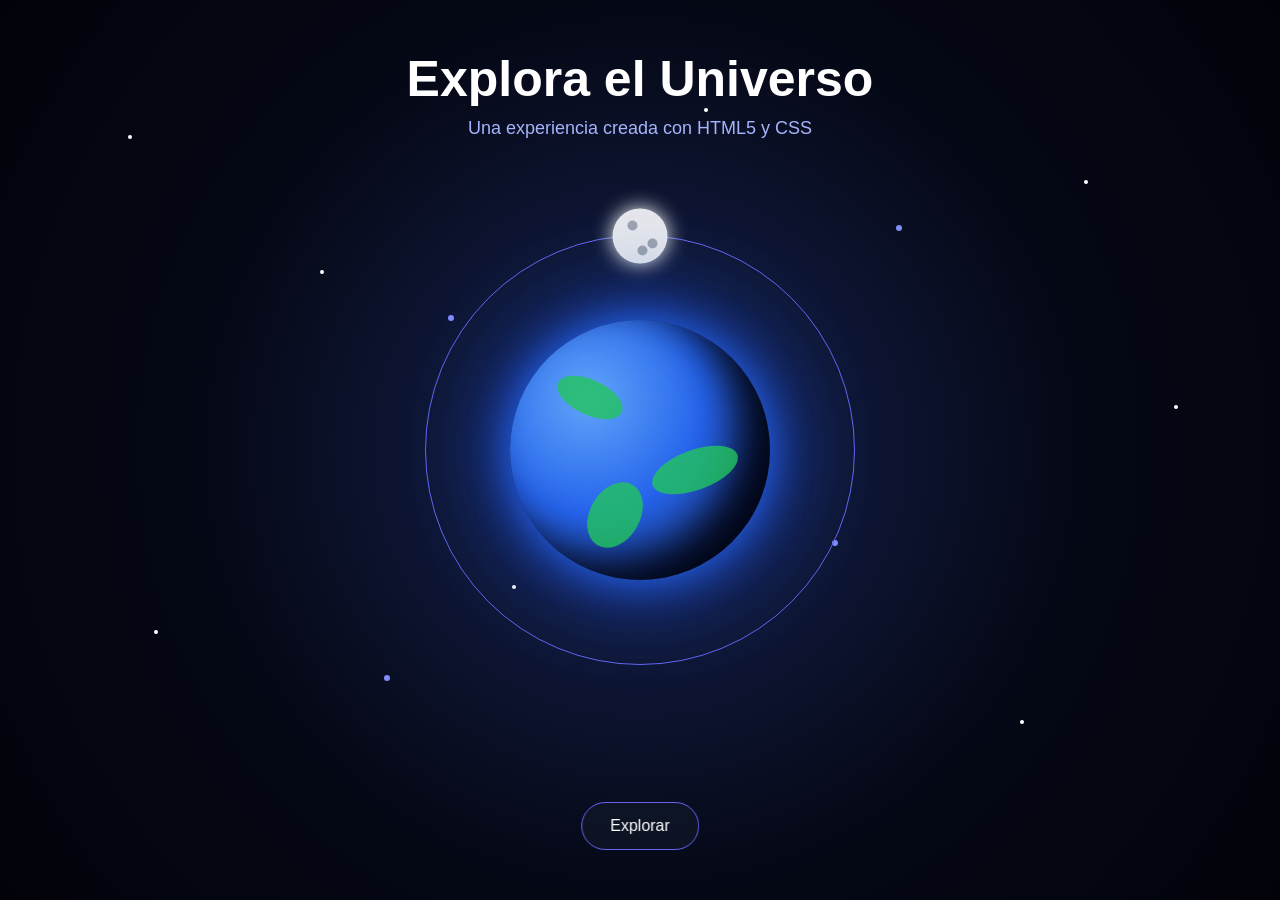
<file: index.html>
<!DOCTYPE html>
<html lang="es">
<head><meta charset="UTF-8"><meta name="viewport" content="width=device-width, initial-scale=1.0"><title>Explora el Universo</title><link rel="stylesheet" href="estilo.css"></head>
<body><div class="universo">
<div class="titulo"><h1>Explora el Universo</h1><p>Una experiencia creada con HTML5 y CSS</p></div>
<div class="estrella e1"></div><div class="estrella e2"></div><div class="estrella e3"></div><div class="estrella e4"></div><div class="estrella e5"></div><div class="estrella e6"></div><div class="estrella e7"></div><div class="estrella e8"></div>
<div class="particula p1"></div><div class="particula p2"></div><div class="particula p3"></div><div class="particula p4"></div>
<div class="planeta"><div class="continente c1"></div><div class="continente c2"></div><div class="continente c3"></div></div>
<div class="orbita"><div class="luna"><div class="crater cr1"></div><div class="crater cr2"></div><div class="crater cr3"></div></div></div>
<div class="nave nave1">🚀</div><div class="nave nave2">🛸</div><div class="cometa">☄️</div>
<a href="planetas.html" class="boton">Explorar</a></div></body></html>
</file>
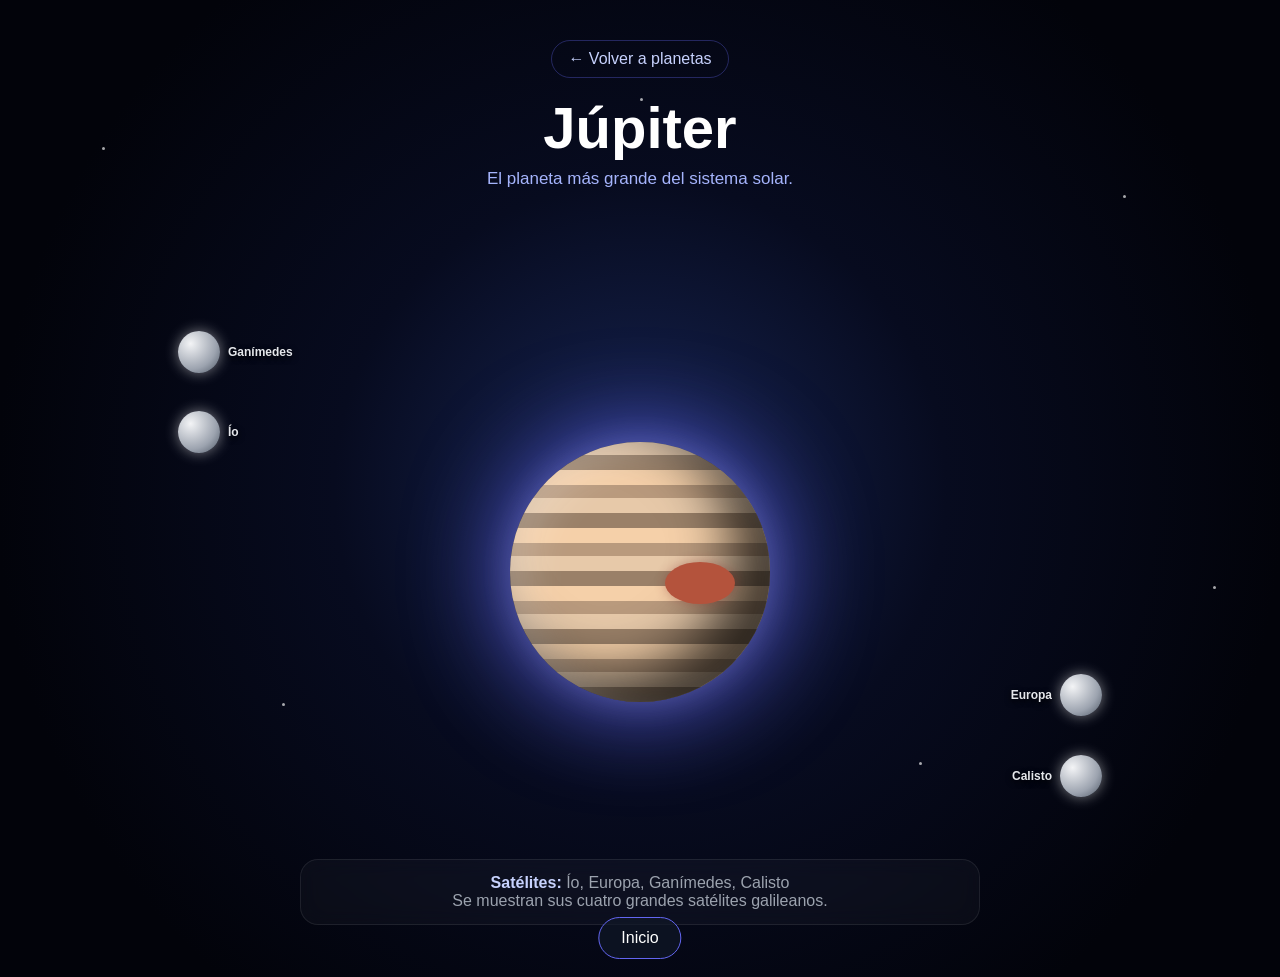
<file: jupiter.html>
<!DOCTYPE html>
<html lang="es">
<head>
<meta charset="UTF-8">
<meta name="viewport" content="width=device-width, initial-scale=1.0">
<title>Júpiter — Explora el Universo</title>
<link rel="stylesheet" href="jupiter.css">
</head>
<body>
<main class="universo">
<div class="stars"><i class="star s1"></i><i class="star s2"></i><i class="star s3"></i><i class="star s4"></i><i class="star s5"></i><i class="star s6"></i></div>
<header class="header"><a href="planetas.html">← Volver a planetas</a><h1>Júpiter</h1><p>El planeta más grande del sistema solar.</p></header>
<section class="scene">
<div class="planet" aria-label="Júpiter"></div>
<div class="satellite sat-left sat1" style="--size:42px"><div class="moon"></div><span>Ío</span></div>
<div class="satellite sat-right sat2" style="--size:42px"><div class="moon"></div><span>Europa</span></div>
<div class="satellite sat-left sat3" style="--size:42px"><div class="moon"></div><span>Ganímedes</span></div>
<div class="satellite sat-right sat4" style="--size:42px"><div class="moon"></div><span>Calisto</span></div>

<div class="info"><strong>Satélites:</strong> <span>Ío, Europa, Ganímedes, Calisto</span><br><span>Se muestran sus cuatro grandes satélites galileanos.</span></div>
</section>
<a class="home" href="index.html">Inicio</a>
</main>
</body>
</html>
</file>
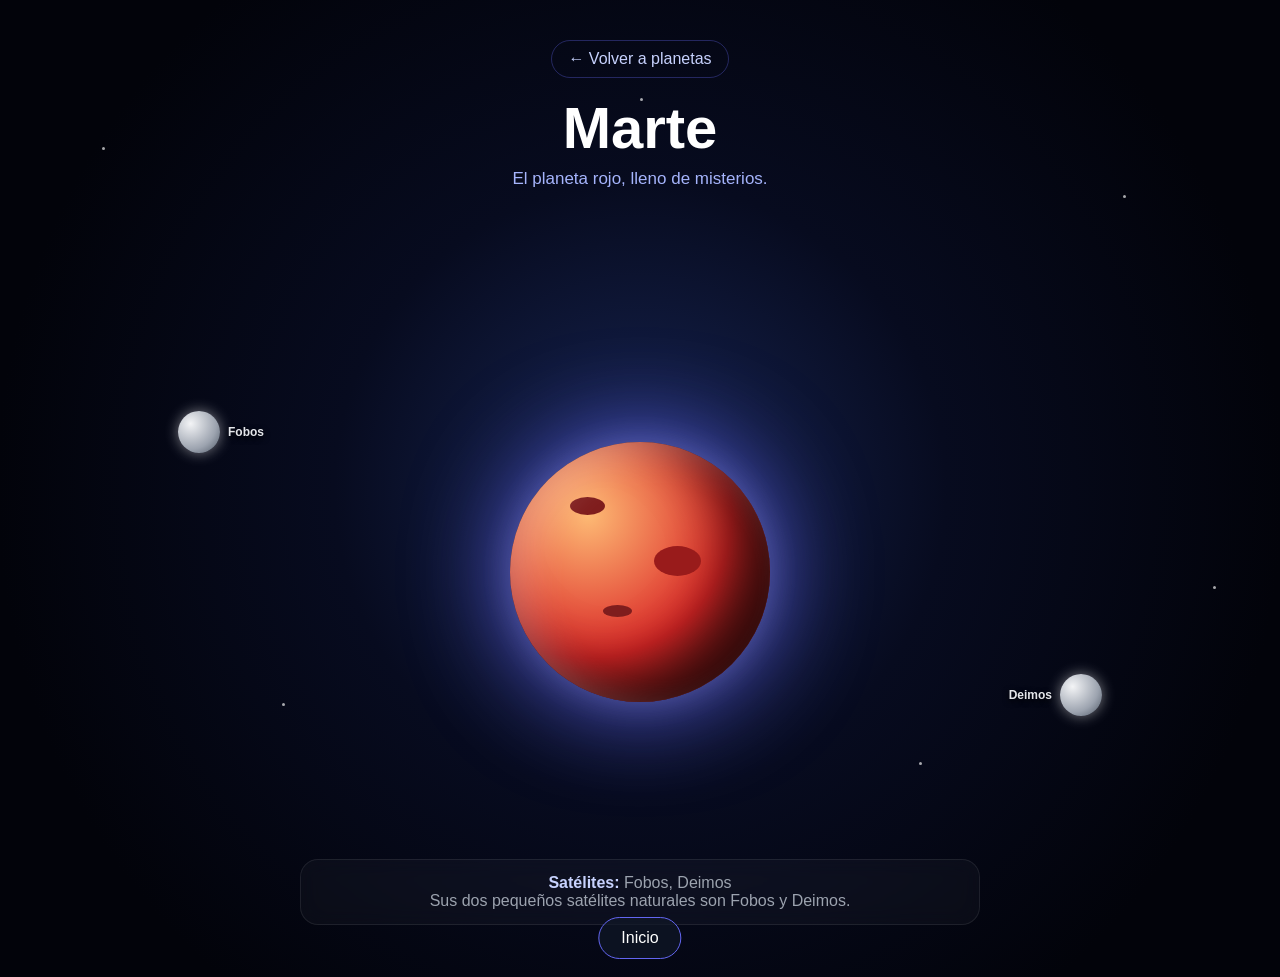
<file: marte.html>
<!DOCTYPE html>
<html lang="es">
<head>
<meta charset="UTF-8">
<meta name="viewport" content="width=device-width, initial-scale=1.0">
<title>Marte — Explora el Universo</title>
<link rel="stylesheet" href="marte.css">
</head>
<body>
<main class="universo">
<div class="stars"><i class="star s1"></i><i class="star s2"></i><i class="star s3"></i><i class="star s4"></i><i class="star s5"></i><i class="star s6"></i></div>
<header class="header"><a href="planetas.html">← Volver a planetas</a><h1>Marte</h1><p>El planeta rojo, lleno de misterios.</p></header>
<section class="scene">
<div class="planet" aria-label="Marte"></div>
<div class="satellite sat-left sat1" style="--size:42px"><div class="moon"></div><span>Fobos</span></div>
<div class="satellite sat-right sat2" style="--size:42px"><div class="moon"></div><span>Deimos</span></div>

<div class="info"><strong>Satélites:</strong> <span>Fobos, Deimos</span><br><span>Sus dos pequeños satélites naturales son Fobos y Deimos.</span></div>
</section>
<a class="home" href="index.html">Inicio</a>
</main>
</body>
</html>
</file>
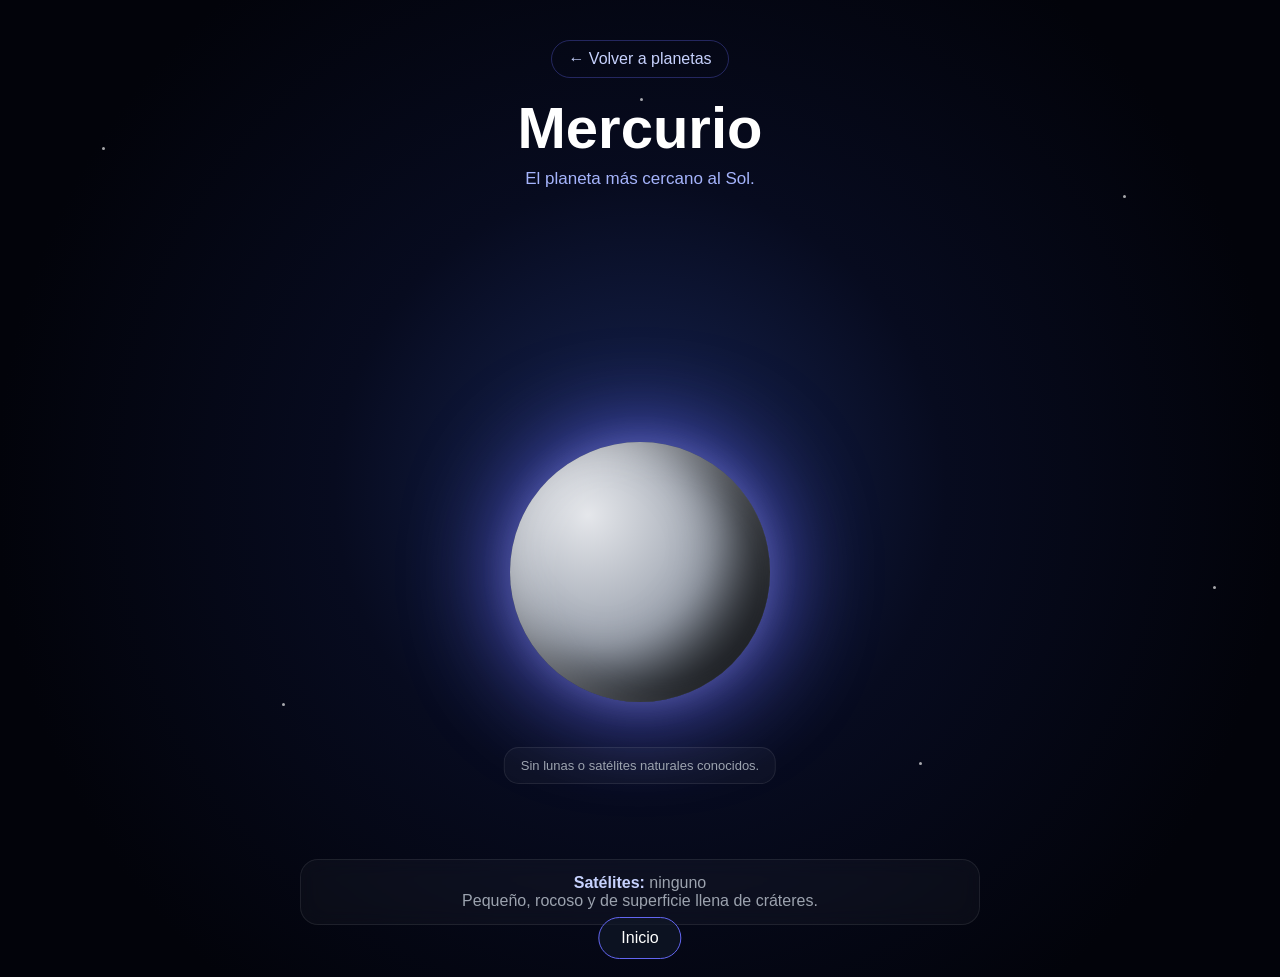
<file: mercurio.html>
<!DOCTYPE html>
<html lang="es">
<head>
<meta charset="UTF-8">
<meta name="viewport" content="width=device-width, initial-scale=1.0">
<title>Mercurio — Explora el Universo</title>
<link rel="stylesheet" href="mercurio.css">
</head>
<body>
<main class="universo">
<div class="stars"><i class="star s1"></i><i class="star s2"></i><i class="star s3"></i><i class="star s4"></i><i class="star s5"></i><i class="star s6"></i></div>
<header class="header"><a href="planetas.html">← Volver a planetas</a><h1>Mercurio</h1><p>El planeta más cercano al Sol.</p></header>
<section class="scene">
<div class="planet" aria-label="Mercurio"></div>
<div class="no-moons">Sin lunas o satélites naturales conocidos.</div>
<div class="info"><strong>Satélites:</strong> <span>ninguno</span><br><span>Pequeño, rocoso y de superficie llena de cráteres.</span></div>
</section>
<a class="home" href="index.html">Inicio</a>
</main>
</body>
</html>
</file>
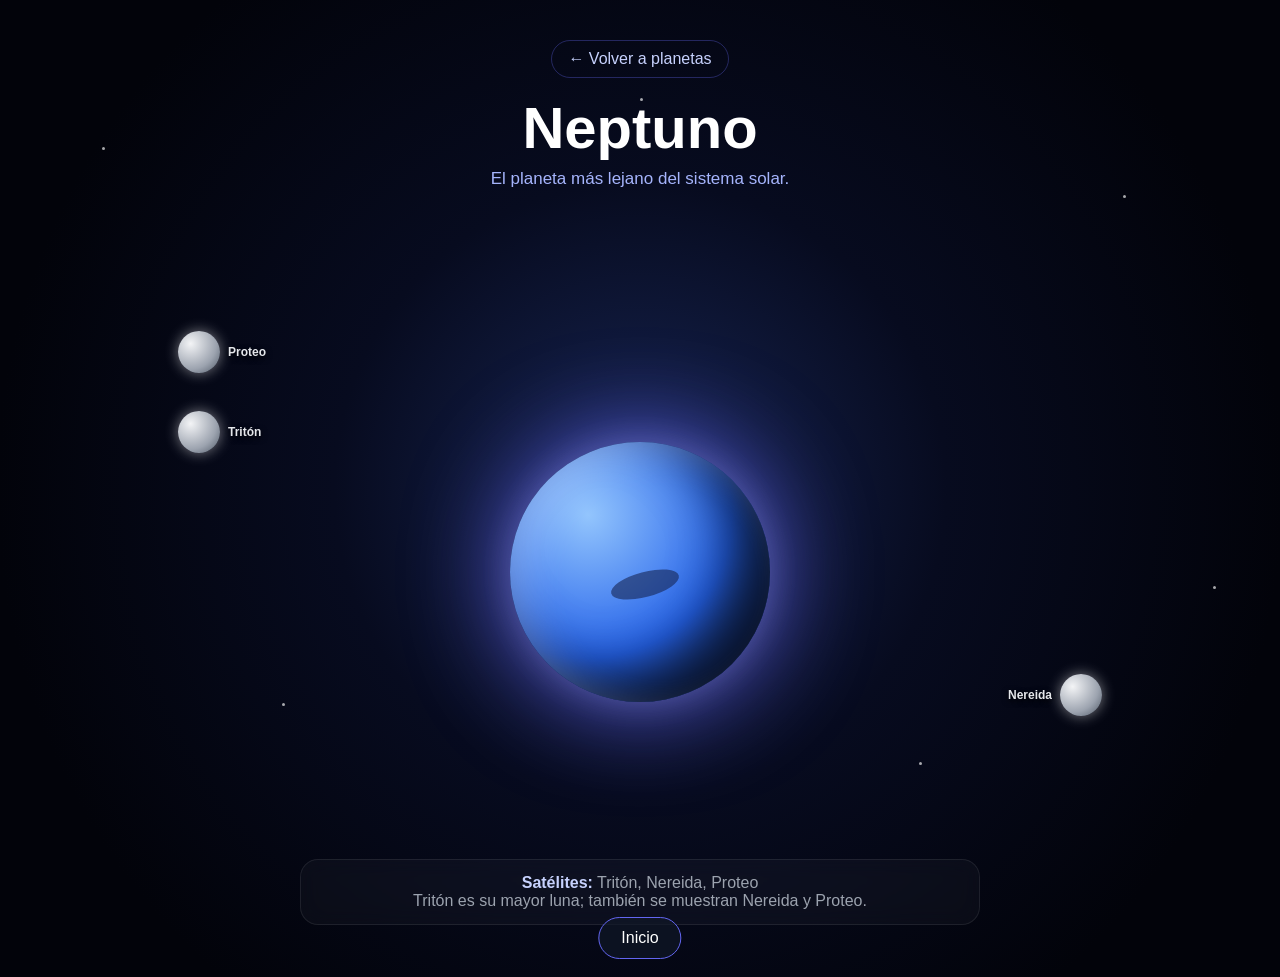
<file: neptuno.html>
<!DOCTYPE html>
<html lang="es">
<head>
<meta charset="UTF-8">
<meta name="viewport" content="width=device-width, initial-scale=1.0">
<title>Neptuno — Explora el Universo</title>
<link rel="stylesheet" href="neptuno.css">
</head>
<body>
<main class="universo">
<div class="stars"><i class="star s1"></i><i class="star s2"></i><i class="star s3"></i><i class="star s4"></i><i class="star s5"></i><i class="star s6"></i></div>
<header class="header"><a href="planetas.html">← Volver a planetas</a><h1>Neptuno</h1><p>El planeta más lejano del sistema solar.</p></header>
<section class="scene">
<div class="planet" aria-label="Neptuno"></div>
<div class="satellite sat-left sat1" style="--size:42px"><div class="moon"></div><span>Tritón</span></div>
<div class="satellite sat-right sat2" style="--size:42px"><div class="moon"></div><span>Nereida</span></div>
<div class="satellite sat-left sat3" style="--size:42px"><div class="moon"></div><span>Proteo</span></div>

<div class="info"><strong>Satélites:</strong> <span>Tritón, Nereida, Proteo</span><br><span>Tritón es su mayor luna; también se muestran Nereida y Proteo.</span></div>
</section>
<a class="home" href="index.html">Inicio</a>
</main>
</body>
</html>
</file>
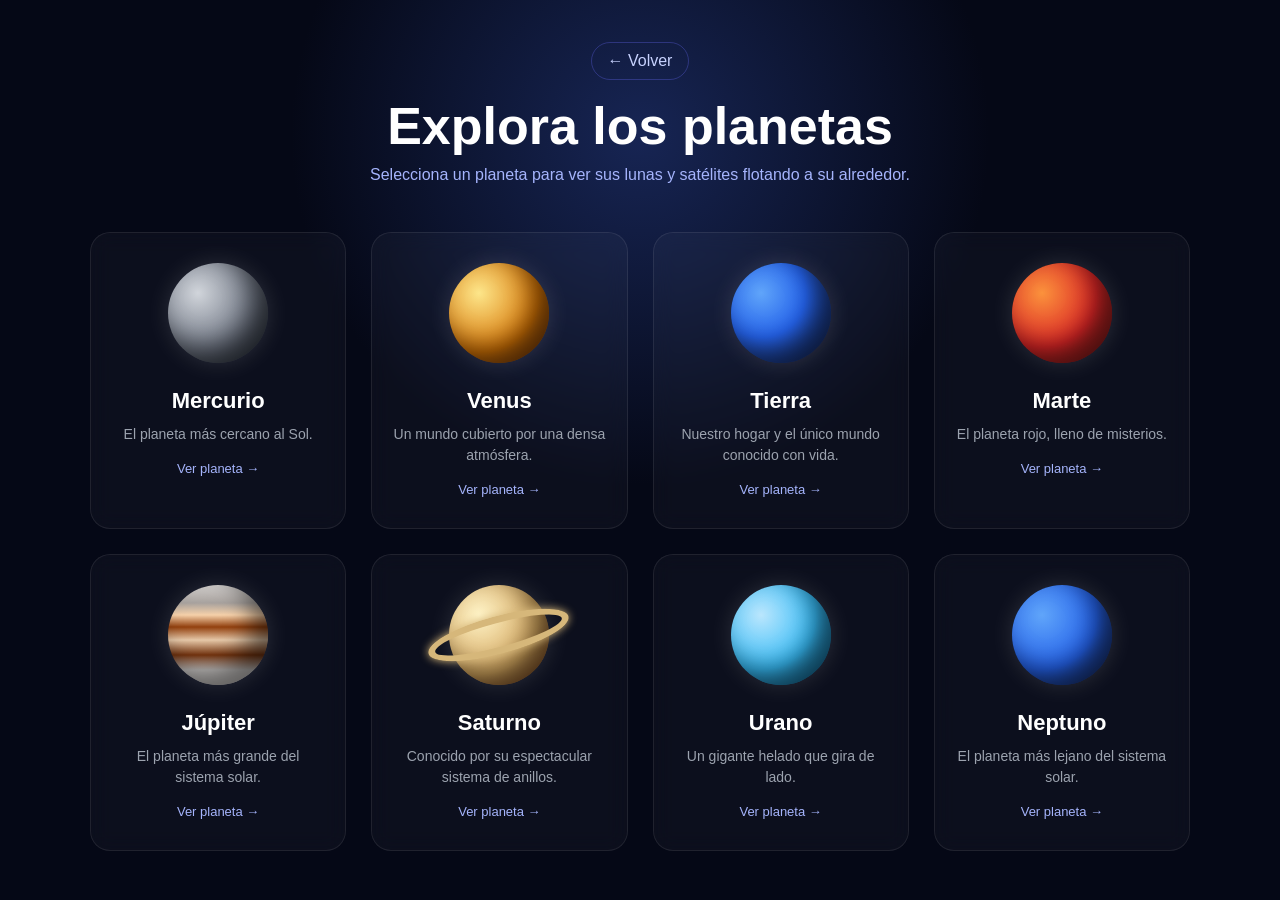
<file: planetas.html>
<!DOCTYPE html><html lang="es"><head><meta charset="UTF-8"><meta name="viewport" content="width=device-width, initial-scale=1.0"><title>Explora los Planetas</title><link rel="stylesheet" href="planetas.css"></head><body><main class="universo"><header class="encabezado"><a href="index.html" class="volver">← Volver</a><h1>Explora los planetas</h1><p>Selecciona un planeta para ver sus lunas y satélites flotando a su alrededor.</p></header><section class="planetas"><a class="tarjeta" href="mercurio.html">
<div class="planeta mercurio"></div><h2>Mercurio</h2><p>El planeta más cercano al Sol.</p><span class="ver">Ver planeta →</span>
</a>
<a class="tarjeta" href="venus.html">
<div class="planeta venus"></div><h2>Venus</h2><p>Un mundo cubierto por una densa atmósfera.</p><span class="ver">Ver planeta →</span>
</a>
<a class="tarjeta" href="tierra.html">
<div class="planeta tierra"></div><h2>Tierra</h2><p>Nuestro hogar y el único mundo conocido con vida.</p><span class="ver">Ver planeta →</span>
</a>
<a class="tarjeta" href="marte.html">
<div class="planeta marte"></div><h2>Marte</h2><p>El planeta rojo, lleno de misterios.</p><span class="ver">Ver planeta →</span>
</a>
<a class="tarjeta" href="jupiter.html">
<div class="planeta jupiter"></div><h2>Júpiter</h2><p>El planeta más grande del sistema solar.</p><span class="ver">Ver planeta →</span>
</a>
<a class="tarjeta" href="saturno.html">
<div class="planeta saturno"><div class="anillo"></div></div><h2>Saturno</h2><p>Conocido por su espectacular sistema de anillos.</p><span class="ver">Ver planeta →</span>
</a>
<a class="tarjeta" href="urano.html">
<div class="planeta urano"></div><h2>Urano</h2><p>Un gigante helado que gira de lado.</p><span class="ver">Ver planeta →</span>
</a>
<a class="tarjeta" href="neptuno.html">
<div class="planeta neptuno"></div><h2>Neptuno</h2><p>El planeta más lejano del sistema solar.</p><span class="ver">Ver planeta →</span>
</a>
</section></main></body></html>
</file>
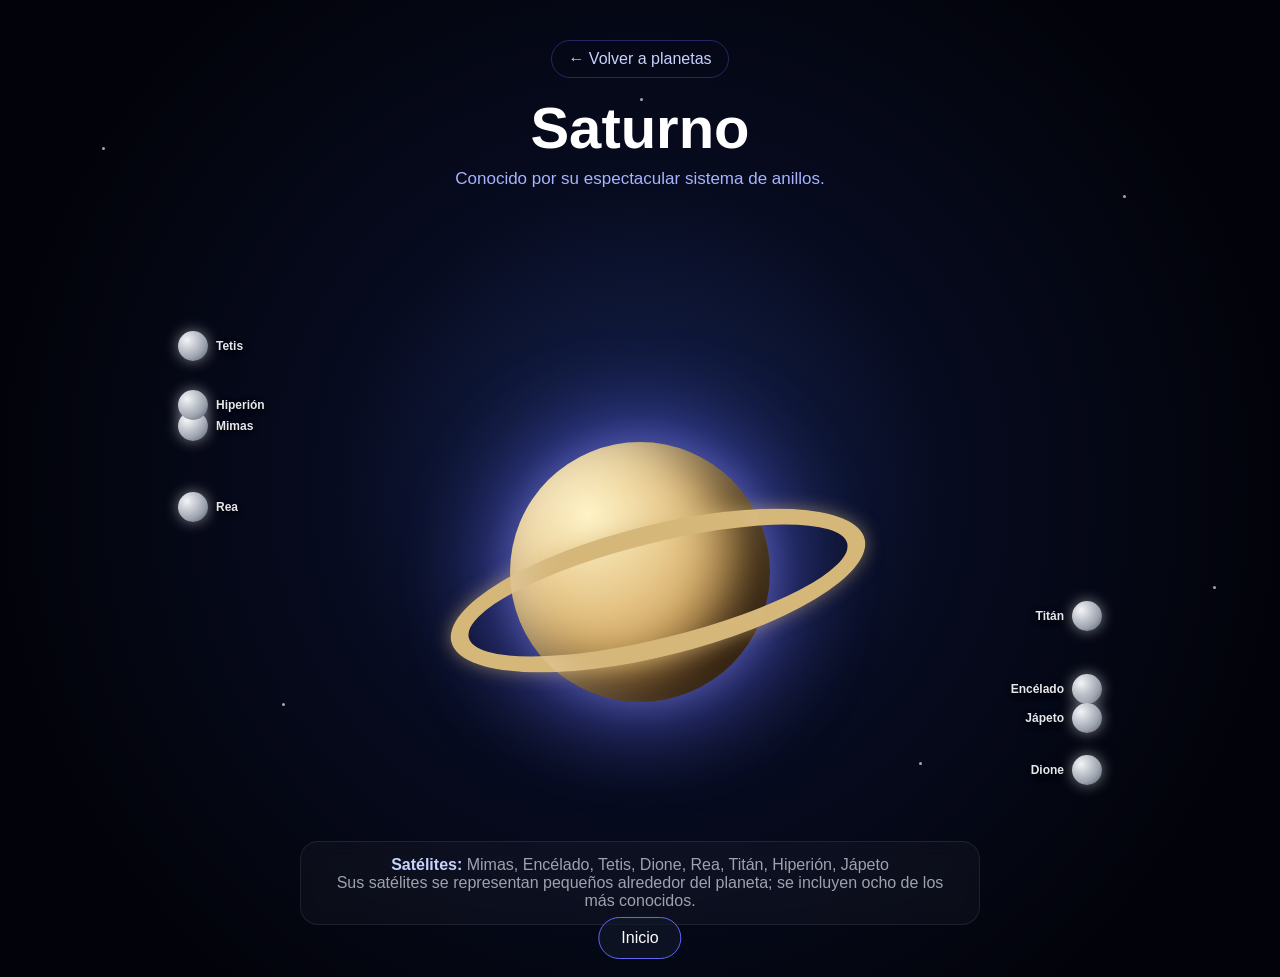
<file: saturno.html>
<!DOCTYPE html>
<html lang="es">
<head>
<meta charset="UTF-8">
<meta name="viewport" content="width=device-width, initial-scale=1.0">
<title>Saturno — Explora el Universo</title>
<link rel="stylesheet" href="saturno.css">
</head>
<body>
<main class="universo">
<div class="stars"><i class="star s1"></i><i class="star s2"></i><i class="star s3"></i><i class="star s4"></i><i class="star s5"></i><i class="star s6"></i></div>
<header class="header"><a href="planetas.html">← Volver a planetas</a><h1>Saturno</h1><p>Conocido por su espectacular sistema de anillos.</p></header>
<section class="scene">
<div class="planet" aria-label="Saturno"></div>
<div class="satellite sat-left sat1" style="--size:30px"><div class="moon"></div><span>Mimas</span></div>
<div class="satellite sat-right sat2" style="--size:30px"><div class="moon"></div><span>Encélado</span></div>
<div class="satellite sat-left sat3" style="--size:30px"><div class="moon"></div><span>Tetis</span></div>
<div class="satellite sat-right sat4" style="--size:30px"><div class="moon"></div><span>Dione</span></div>
<div class="satellite sat-left sat5" style="--size:30px"><div class="moon"></div><span>Rea</span></div>
<div class="satellite sat-right sat6" style="--size:30px"><div class="moon"></div><span>Titán</span></div>
<div class="satellite sat-left sat7" style="--size:30px"><div class="moon"></div><span>Hiperión</span></div>
<div class="satellite sat-right sat8" style="--size:30px"><div class="moon"></div><span>Jápeto</span></div>

<div class="info"><strong>Satélites:</strong> <span>Mimas, Encélado, Tetis, Dione, Rea, Titán, Hiperión, Jápeto</span><br><span>Sus satélites se representan pequeños alrededor del planeta; se incluyen ocho de los más conocidos.</span></div>
</section>
<a class="home" href="index.html">Inicio</a>
</main>
</body>
</html>
</file>
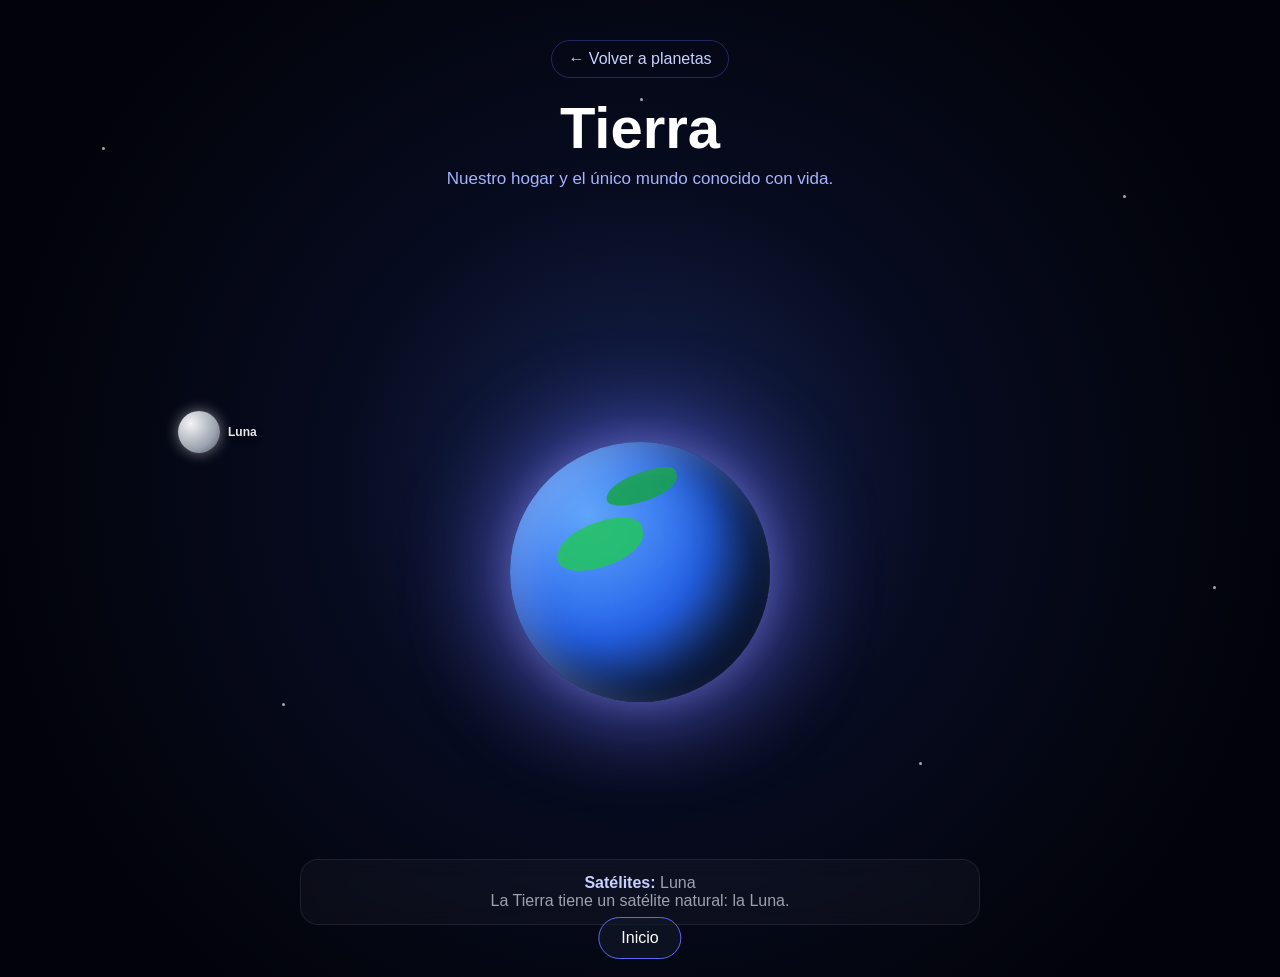
<file: tierra.html>
<!DOCTYPE html>
<html lang="es">
<head>
<meta charset="UTF-8">
<meta name="viewport" content="width=device-width, initial-scale=1.0">
<title>Tierra — Explora el Universo</title>
<link rel="stylesheet" href="tierra.css">
</head>
<body>
<main class="universo">
<div class="stars"><i class="star s1"></i><i class="star s2"></i><i class="star s3"></i><i class="star s4"></i><i class="star s5"></i><i class="star s6"></i></div>
<header class="header"><a href="planetas.html">← Volver a planetas</a><h1>Tierra</h1><p>Nuestro hogar y el único mundo conocido con vida.</p></header>
<section class="scene">
<div class="planet" aria-label="Tierra"></div>
<div class="satellite sat-left sat1" style="--size:42px"><div class="moon"></div><span>Luna</span></div>

<div class="info"><strong>Satélites:</strong> <span>Luna</span><br><span>La Tierra tiene un satélite natural: la Luna.</span></div>
</section>
<a class="home" href="index.html">Inicio</a>
</main>
</body>
</html>
</file>
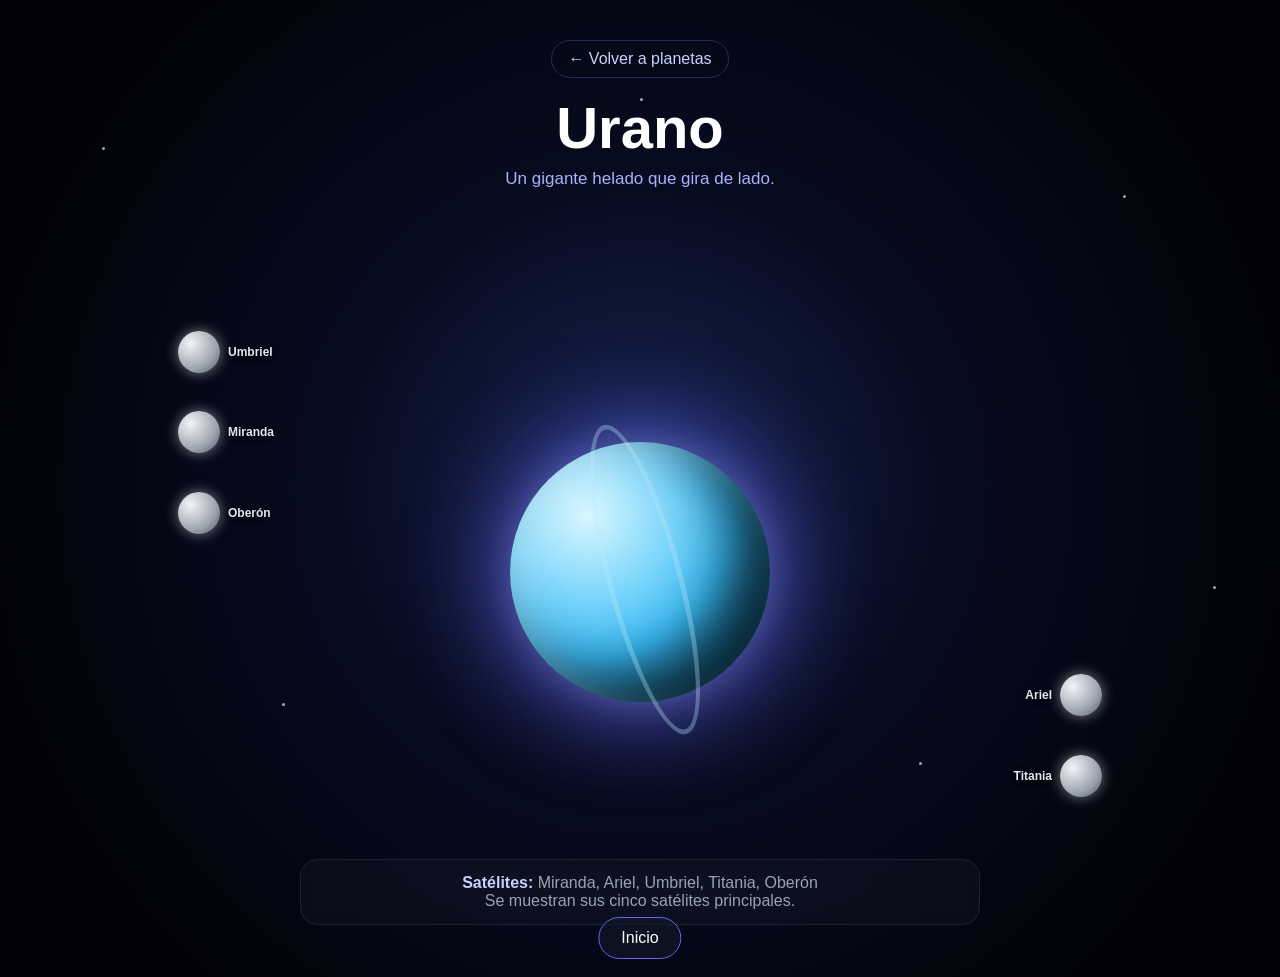
<file: urano.html>
<!DOCTYPE html>
<html lang="es">
<head>
<meta charset="UTF-8">
<meta name="viewport" content="width=device-width, initial-scale=1.0">
<title>Urano — Explora el Universo</title>
<link rel="stylesheet" href="urano.css">
</head>
<body>
<main class="universo">
<div class="stars"><i class="star s1"></i><i class="star s2"></i><i class="star s3"></i><i class="star s4"></i><i class="star s5"></i><i class="star s6"></i></div>
<header class="header"><a href="planetas.html">← Volver a planetas</a><h1>Urano</h1><p>Un gigante helado que gira de lado.</p></header>
<section class="scene">
<div class="planet" aria-label="Urano"></div>
<div class="satellite sat-left sat1" style="--size:42px"><div class="moon"></div><span>Miranda</span></div>
<div class="satellite sat-right sat2" style="--size:42px"><div class="moon"></div><span>Ariel</span></div>
<div class="satellite sat-left sat3" style="--size:42px"><div class="moon"></div><span>Umbriel</span></div>
<div class="satellite sat-right sat4" style="--size:42px"><div class="moon"></div><span>Titania</span></div>
<div class="satellite sat-left sat5" style="--size:42px"><div class="moon"></div><span>Oberón</span></div>

<div class="info"><strong>Satélites:</strong> <span>Miranda, Ariel, Umbriel, Titania, Oberón</span><br><span>Se muestran sus cinco satélites principales.</span></div>
</section>
<a class="home" href="index.html">Inicio</a>
</main>
</body>
</html>
</file>
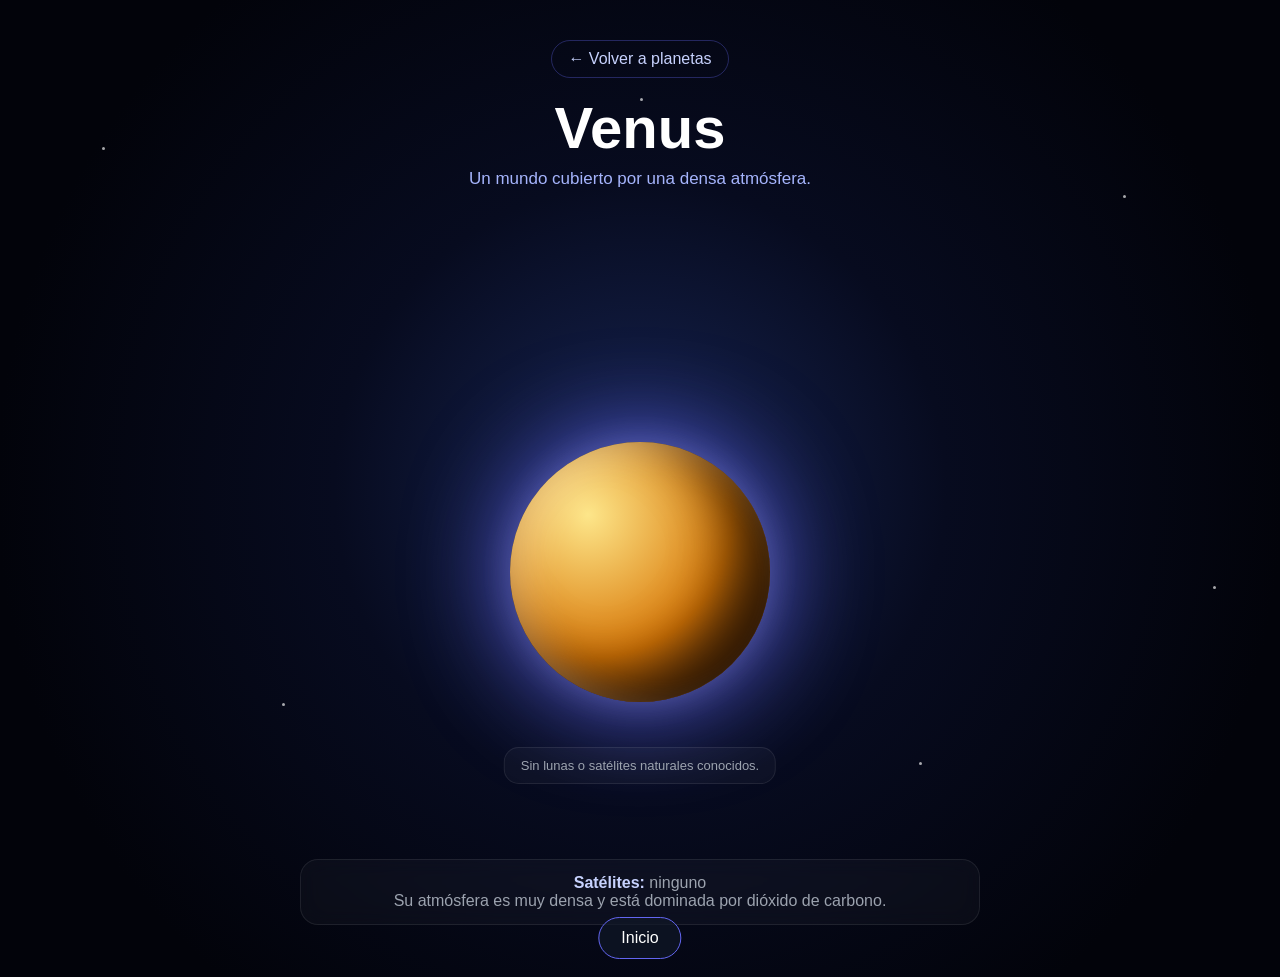
<file: venus.html>
<!DOCTYPE html>
<html lang="es">
<head>
<meta charset="UTF-8">
<meta name="viewport" content="width=device-width, initial-scale=1.0">
<title>Venus — Explora el Universo</title>
<link rel="stylesheet" href="venus.css">
</head>
<body>
<main class="universo">
<div class="stars"><i class="star s1"></i><i class="star s2"></i><i class="star s3"></i><i class="star s4"></i><i class="star s5"></i><i class="star s6"></i></div>
<header class="header"><a href="planetas.html">← Volver a planetas</a><h1>Venus</h1><p>Un mundo cubierto por una densa atmósfera.</p></header>
<section class="scene">
<div class="planet" aria-label="Venus"></div>
<div class="no-moons">Sin lunas o satélites naturales conocidos.</div>
<div class="info"><strong>Satélites:</strong> <span>ninguno</span><br><span>Su atmósfera es muy densa y está dominada por dióxido de carbono.</span></div>
</section>
<a class="home" href="index.html">Inicio</a>
</main>
</body>
</html>
</file>
<file: estilo.css>
* {
    margin: 0;
    padding: 0;
    box-sizing: border-box;
}

body {
    min-height: 100vh;
    overflow: hidden;
    font-family: Arial, sans-serif;
    background: #050816;
    color: white;
}

.universo {
    width: 100%;
    height: 100vh;
    position: relative;
    overflow: hidden;
    background: radial-gradient(
        circle at center,
        #172554 0%,
        #050816 55%,
        #02030a 100%
    );
}

.titulo {
    position: absolute;
    top: 50px;
    left: 50%;
    transform: translateX(-50%);
    text-align: center;
    z-index: 10;
    animation: aparecer 2s ease;
}

.titulo h1 {
    font-size: 50px;
    margin-bottom: 10px;
}

.titulo p {
    color: #a5b4fc;
    font-size: 18px;
}

.estrella {
    position: absolute;
    width: 4px;
    height: 4px;
    background: white;
    border-radius: 50%;
    animation: parpadear 2s infinite alternate;
}

.e1 {
    top: 15%;
    left: 10%;
}

.e2 {
    top: 30%;
    left: 25%;
    animation-delay: .5s;
}

.e3 {
    top: 20%;
    right: 15%;
    animation-delay: 1s;
}

.e4 {
    top: 70%;
    left: 12%;
    animation-delay: .8s;
}

.e5 {
    top: 80%;
    right: 20%;
    animation-delay: 1.5s;
}

.e6 {
    top: 45%;
    right: 8%;
    animation-delay: .3s;
}

.e7 {
    top: 65%;
    left: 40%;
    animation-delay: 1.2s;
}

.e8 {
    top: 12%;
    left: 55%;
    animation-delay: .7s;
}

.planeta {
    width: 260px;
    height: 260px;
    position: absolute;
    top: 50%;
    left: 50%;
    transform: translate(-50%, -50%);
    border-radius: 50%;
    background: radial-gradient(
        circle at 30% 30%,
        #60a5fa,
        #2563eb 45%,
        #172554 100%
    );
    box-shadow:
        0 0 40px #2563eb,
        0 0 100px #1d4ed8,
        inset -30px -20px 40px #020617;
    transition: transform .5s ease;
    animation: flotar 4s ease-in-out infinite;
    z-index: 4;
}

.planeta:hover {
    transform: translate(-50%, -50%) scale(1.08);
}

.continente {
    position: absolute;
    background: #22c55e;
    border-radius: 50%;
    opacity: .8;
}

.c1 {
    width: 70px;
    height: 35px;
    top: 60px;
    left: 45px;
    transform: rotate(25deg);
}

.c2 {
    width: 90px;
    height: 40px;
    top: 130px;
    right: 30px;
    transform: rotate(-20deg);
}

.c3 {
    width: 50px;
    height: 70px;
    bottom: 30px;
    left: 80px;
    transform: rotate(30deg);
}

.orbita {
    width: 430px;
    height: 430px;
    border: 1px solid #6366f1;
    border-radius: 50%;
    position: absolute;
    top: 50%;
    left: 50%;
    transform: translate(-50%, -50%);
    animation: girar 10s linear infinite;
}

.luna {
    width: 55px;
    height: 55px;
    background: #e5e7eb;
    border-radius: 50%;
    position: absolute;
    top: 0;
    left: 50%;
    transform: translate(-50%, -50%);
    box-shadow: 0 0 20px white;
}

.crater {
    position: absolute;
    width: 10px;
    height: 10px;
    background: #9ca3af;
    border-radius: 50%;
}

.cr1 {
    top: 12px;
    left: 15px;
}

.cr2 {
    top: 30px;
    right: 10px;
}

.cr3 {
    bottom: 8px;
    left: 25px;
}

.nave {
    position: absolute;
    font-size: 45px;
    z-index: 8;
}

.nave1 {
    left: -100px;
    top: 65%;
    animation: nave1 8s linear infinite;
}

.nave2 {
    right: -100px;
    top: 30%;
    animation: nave2 10s linear infinite;
}

.cometa {
    position: absolute;
    top: 20%;
    left: -150px;
    font-size: 40px;
    animation: cometa 6s linear infinite;
    z-index: 5;
}

.particula {
    position: absolute;
    width: 6px;
    height: 6px;
    border-radius: 50%;
    background: #818cf8;
    animation: particula 5s ease-in-out infinite;
}

.p1 {
    top: 35%;
    left: 35%;
}

.p2 {
    top: 60%;
    left: 65%;
    animation-delay: 1s;
}

.p3 {
    top: 25%;
    left: 70%;
    animation-delay: 2s;
}

.p4 {
    top: 75%;
    left: 30%;
    animation-delay: 1.5s;
}

.boton {
    position: absolute;
    bottom: 50px;
    left: 50%;
    transform: translateX(-50%);
    padding: 14px 28px;
    border: 1px solid #6366f1;
    border-radius: 30px;
    color: white;
    text-decoration: none;
    background: #111827aa;
    backdrop-filter: blur(5px);
    transition: .3s;
    z-index: 10;
}

.boton:hover {
    background: #4f46e5;
    transform: translateX(-50%) scale(1.08);
    box-shadow: 0 0 25px #6366f1;
}

@keyframes aparecer {
    from {
        opacity: 0;
        transform: translate(-50%, -30px);
    }

    to {
        opacity: 1;
        transform: translate(-50%, 0);
    }
}

@keyframes flotar {
    0%, 100% {
        margin-top: 0;
    }

    50% {
        margin-top: -15px;
    }
}

@keyframes girar {
    from {
        transform: translate(-50%, -50%) rotate(0deg);
    }

    to {
        transform: translate(-50%, -50%) rotate(360deg);
    }
}

@keyframes parpadear {
    from {
        opacity: .2;
        transform: scale(.7);
    }

    to {
        opacity: 1;
        transform: scale(1.5);
    }
}

@keyframes nave1 {
    0% {
        left: -100px;
        transform: rotate(10deg);
    }

    50% {
        left: 50%;
        transform: rotate(-5deg);
    }

    100% {
        left: 110%;
        transform: rotate(10deg);
    }
}

@keyframes nave2 {
    0% {
        right: -100px;
        transform: rotate(-10deg);
    }

    50% {
        right: 50%;
        transform: rotate(5deg);
    }

    100% {
        right: 110%;
        transform: rotate(-10deg);
    }
}

@keyframes cometa {
    0% {
        left: -150px;
        top: 15%;
        transform: rotate(20deg);
    }

    100% {
        left: 110%;
        top: 55%;
        transform: rotate(20deg);
    }
}

@keyframes particula {
    0%, 100% {
        transform: translateY(0) scale(1);
        opacity: .3;
    }

    50% {
        transform: translateY(-50px) scale(1.8);
        opacity: 1;
    }
}

@media (max-width: 768px) {
    .titulo h1 {
        font-size: 35px;
    }

    .titulo p {
        font-size: 15px;
    }

    .planeta {
        width: 200px;
        height: 200px;
    }

    .orbita {
        width: 320px;
        height: 320px;
    }

    .nave {
        font-size: 30px;
    }

    .cometa {
        font-size: 30px;
    }
}
</file>
<file: jupiter.css>
*{margin:0;padding:0;box-sizing:border-box}
:root{--accent:#818cf8;--glow:#6366f1}
body{min-height:100vh;font-family:Arial,sans-serif;color:#fff;background:#02030a;overflow-x:hidden}
.universo{min-height:100vh;position:relative;overflow:hidden;padding:40px 7%;background:
radial-gradient(circle at 50% 50%,#172554 0%,#070b1f 38%,#02030a 80%)}
.stars{position:absolute;inset:0;pointer-events:none}
.star{position:absolute;width:3px;height:3px;border-radius:50%;background:#fff;opacity:.65;animation:twinkle 2.5s ease-in-out infinite alternate}
.s1{left:8%;top:15%}.s2{left:22%;top:72%;animation-delay:.5s}.s3{right:12%;top:20%;animation-delay:1s}
.s4{right:28%;top:78%;animation-delay:1.4s}.s5{left:50%;top:10%;animation-delay:.8s}.s6{right:5%;top:60%;animation-delay:1.8s}
.header{text-align:center;position:relative;z-index:10;margin-bottom:18px}
.header a{display:inline-block;color:#c7d2fe;text-decoration:none;border:1px solid #6366f155;padding:9px 16px;border-radius:20px;margin-bottom:16px;transition:.3s}
.header a:hover{background:#6366f1;color:#fff}
.header h1{font-size:clamp(34px,5vw,58px);margin-bottom:8px}
.header p{color:#a5b4fc;font-size:17px}
.scene{height:calc(100vh - 170px);min-height:500px;position:relative;max-width:1100px;margin:auto;display:flex;align-items:center;justify-content:center}
.planet{width:260px;height:260px;border-radius:50%;position:relative;z-index:5;box-shadow:inset -35px -25px 55px #000b,0 0 35px #ffffff22,0 0 100px var(--glow);animation:float 4s ease-in-out infinite}
.planet:after{content:"";position:absolute;inset:0;border-radius:50%;box-shadow:inset 20px 10px 35px #fff3}
.satellite{position:absolute;z-index:7;display:flex;align-items:center;gap:8px;color:#e5e7eb;font-size:12px;font-weight:bold;white-space:nowrap;text-shadow:0 2px 6px #000}
.moon{width:var(--size,42px);height:var(--size,42px);border-radius:50%;background:radial-gradient(circle at 30% 30%,#f3f4f6,#9ca3af 62%,#4b5563);box-shadow:0 0 14px #fff7;flex:none}
.sat-left{left:8%;}.sat-right{right:8%;flex-direction:row-reverse}
.satellite:nth-child(odd){animation:driftA 4.5s ease-in-out infinite}
.satellite:nth-child(even){animation:driftB 5.2s ease-in-out infinite}
.sat1{top:28%}.sat2{top:64%}.sat3{top:17%}.sat4{top:75%}.sat5{top:39%}.sat6{top:54%}.sat7{top:25%}.sat8{top:68%}
.info{position:absolute;bottom:12px;left:50%;transform:translateX(-50%);width:min(680px,90%);padding:14px 20px;border:1px solid #ffffff15;background:#ffffff08;backdrop-filter:blur(10px);border-radius:18px;text-align:center;z-index:9}
.info strong{color:#c7d2fe}.info span{color:#9ca3af}
.home{position:absolute;bottom:18px;left:50%;transform:translateX(-50%);z-index:10;color:#fff;text-decoration:none;border:1px solid #6366f1;padding:11px 22px;border-radius:24px;background:#111827aa}
.home:hover{background:#4f46e5}
@keyframes float{0%,100%{transform:translateY(0)}50%{transform:translateY(-12px)}}
@keyframes driftA{0%,100%{transform:translateY(0) translateX(0)}50%{transform:translateY(-12px) translateX(7px)}}
@keyframes driftB{0%,100%{transform:translateY(0) translateX(0)}50%{transform:translateY(10px) translateX(-7px)}}
@keyframes twinkle{from{opacity:.2;transform:scale(.7)}to{opacity:1;transform:scale(1.4)}}
@media(max-width:800px){.scene{height:auto;min-height:650px}.planet{width:210px;height:210px}.sat-left{left:1%}.sat-right{right:1%}.satellite{font-size:10px}.moon{width:34px;height:34px}.info{bottom:45px}.header{margin-bottom:0}}
@media(max-width:560px){.universo{padding:25px 15px}.scene{min-height:680px}.planet{width:170px;height:170px}.sat-left{left:0}.sat-right{right:0}.satellite{gap:4px}.satellite span{display:none}.sat1{top:22%}.sat2{top:67%}.sat3{top:14%}.sat4{top:76%}.sat5{top:38%}.sat6{top:55%}.sat7{top:29%}.sat8{top:70%}.info{font-size:12px}}
.planet{background:repeating-linear-gradient(0deg,#9a8068 0 15px,#e7c9a9 15px 30px,#b99a7d 30px 43px,#f5d0a9 43px 58px);}.planet:before{content:'';position:absolute;width:70px;height:42px;border-radius:50%;background:#b4533c;right:35px;top:120px;box-shadow:0 0 12px #7f1d1d55}
</file>
<file: marte.css>
*{margin:0;padding:0;box-sizing:border-box}
:root{--accent:#818cf8;--glow:#6366f1}
body{min-height:100vh;font-family:Arial,sans-serif;color:#fff;background:#02030a;overflow-x:hidden}
.universo{min-height:100vh;position:relative;overflow:hidden;padding:40px 7%;background:
radial-gradient(circle at 50% 50%,#172554 0%,#070b1f 38%,#02030a 80%)}
.stars{position:absolute;inset:0;pointer-events:none}
.star{position:absolute;width:3px;height:3px;border-radius:50%;background:#fff;opacity:.65;animation:twinkle 2.5s ease-in-out infinite alternate}
.s1{left:8%;top:15%}.s2{left:22%;top:72%;animation-delay:.5s}.s3{right:12%;top:20%;animation-delay:1s}
.s4{right:28%;top:78%;animation-delay:1.4s}.s5{left:50%;top:10%;animation-delay:.8s}.s6{right:5%;top:60%;animation-delay:1.8s}
.header{text-align:center;position:relative;z-index:10;margin-bottom:18px}
.header a{display:inline-block;color:#c7d2fe;text-decoration:none;border:1px solid #6366f155;padding:9px 16px;border-radius:20px;margin-bottom:16px;transition:.3s}
.header a:hover{background:#6366f1;color:#fff}
.header h1{font-size:clamp(34px,5vw,58px);margin-bottom:8px}
.header p{color:#a5b4fc;font-size:17px}
.scene{height:calc(100vh - 170px);min-height:500px;position:relative;max-width:1100px;margin:auto;display:flex;align-items:center;justify-content:center}
.planet{width:260px;height:260px;border-radius:50%;position:relative;z-index:5;box-shadow:inset -35px -25px 55px #000b,0 0 35px #ffffff22,0 0 100px var(--glow);animation:float 4s ease-in-out infinite}
.planet:after{content:"";position:absolute;inset:0;border-radius:50%;box-shadow:inset 20px 10px 35px #fff3}
.satellite{position:absolute;z-index:7;display:flex;align-items:center;gap:8px;color:#e5e7eb;font-size:12px;font-weight:bold;white-space:nowrap;text-shadow:0 2px 6px #000}
.moon{width:var(--size,42px);height:var(--size,42px);border-radius:50%;background:radial-gradient(circle at 30% 30%,#f3f4f6,#9ca3af 62%,#4b5563);box-shadow:0 0 14px #fff7;flex:none}
.sat-left{left:8%;}.sat-right{right:8%;flex-direction:row-reverse}
.satellite:nth-child(odd){animation:driftA 4.5s ease-in-out infinite}
.satellite:nth-child(even){animation:driftB 5.2s ease-in-out infinite}
.sat1{top:28%}.sat2{top:64%}.sat3{top:17%}.sat4{top:75%}.sat5{top:39%}.sat6{top:54%}.sat7{top:25%}.sat8{top:68%}
.info{position:absolute;bottom:12px;left:50%;transform:translateX(-50%);width:min(680px,90%);padding:14px 20px;border:1px solid #ffffff15;background:#ffffff08;backdrop-filter:blur(10px);border-radius:18px;text-align:center;z-index:9}
.info strong{color:#c7d2fe}.info span{color:#9ca3af}
.home{position:absolute;bottom:18px;left:50%;transform:translateX(-50%);z-index:10;color:#fff;text-decoration:none;border:1px solid #6366f1;padding:11px 22px;border-radius:24px;background:#111827aa}
.home:hover{background:#4f46e5}
@keyframes float{0%,100%{transform:translateY(0)}50%{transform:translateY(-12px)}}
@keyframes driftA{0%,100%{transform:translateY(0) translateX(0)}50%{transform:translateY(-12px) translateX(7px)}}
@keyframes driftB{0%,100%{transform:translateY(0) translateX(0)}50%{transform:translateY(10px) translateX(-7px)}}
@keyframes twinkle{from{opacity:.2;transform:scale(.7)}to{opacity:1;transform:scale(1.4)}}
@media(max-width:800px){.scene{height:auto;min-height:650px}.planet{width:210px;height:210px}.sat-left{left:1%}.sat-right{right:1%}.satellite{font-size:10px}.moon{width:34px;height:34px}.info{bottom:45px}.header{margin-bottom:0}}
@media(max-width:560px){.universo{padding:25px 15px}.scene{min-height:680px}.planet{width:170px;height:170px}.sat-left{left:0}.sat-right{right:0}.satellite{gap:4px}.satellite span{display:none}.sat1{top:22%}.sat2{top:67%}.sat3{top:14%}.sat4{top:76%}.sat5{top:38%}.sat6{top:55%}.sat7{top:29%}.sat8{top:70%}.info{font-size:12px}}
.planet{background:radial-gradient(circle at 30% 28%,#fdba74,#dc2626 55%,#7f1d1d)}.planet:before{content:'';position:absolute;width:35px;height:18px;left:60px;top:55px;border-radius:50%;background:#7f1d1d;box-shadow:90px 55px 0 6px #991b1b,30px 105px 0 -3px #7f1d1d}
</file>
<file: mercurio.css>
*{margin:0;padding:0;box-sizing:border-box}
:root{--accent:#818cf8;--glow:#6366f1}
body{min-height:100vh;font-family:Arial,sans-serif;color:#fff;background:#02030a;overflow-x:hidden}
.universo{min-height:100vh;position:relative;overflow:hidden;padding:40px 7%;background:
radial-gradient(circle at 50% 50%,#172554 0%,#070b1f 38%,#02030a 80%)}
.stars{position:absolute;inset:0;pointer-events:none}
.star{position:absolute;width:3px;height:3px;border-radius:50%;background:#fff;opacity:.65;animation:twinkle 2.5s ease-in-out infinite alternate}
.s1{left:8%;top:15%}.s2{left:22%;top:72%;animation-delay:.5s}.s3{right:12%;top:20%;animation-delay:1s}
.s4{right:28%;top:78%;animation-delay:1.4s}.s5{left:50%;top:10%;animation-delay:.8s}.s6{right:5%;top:60%;animation-delay:1.8s}
.header{text-align:center;position:relative;z-index:10;margin-bottom:18px}
.header a{display:inline-block;color:#c7d2fe;text-decoration:none;border:1px solid #6366f155;padding:9px 16px;border-radius:20px;margin-bottom:16px;transition:.3s}
.header a:hover{background:#6366f1;color:#fff}
.header h1{font-size:clamp(34px,5vw,58px);margin-bottom:8px}
.header p{color:#a5b4fc;font-size:17px}
.scene{height:calc(100vh - 170px);min-height:500px;position:relative;max-width:1100px;margin:auto;display:flex;align-items:center;justify-content:center}
.planet{width:260px;height:260px;border-radius:50%;position:relative;z-index:5;box-shadow:inset -35px -25px 55px #000b,0 0 35px #ffffff22,0 0 100px var(--glow);animation:float 4s ease-in-out infinite}
.planet:after{content:"";position:absolute;inset:0;border-radius:50%;box-shadow:inset 20px 10px 35px #fff3}
.satellite{position:absolute;z-index:7;display:flex;align-items:center;gap:8px;color:#e5e7eb;font-size:12px;font-weight:bold;white-space:nowrap;text-shadow:0 2px 6px #000}
.moon{width:var(--size,42px);height:var(--size,42px);border-radius:50%;background:radial-gradient(circle at 30% 30%,#f3f4f6,#9ca3af 62%,#4b5563);box-shadow:0 0 14px #fff7;flex:none}
.sat-left{left:8%;}.sat-right{right:8%;flex-direction:row-reverse}
.satellite:nth-child(odd){animation:driftA 4.5s ease-in-out infinite}
.satellite:nth-child(even){animation:driftB 5.2s ease-in-out infinite}
.sat1{top:28%}.sat2{top:64%}.sat3{top:17%}.sat4{top:75%}.sat5{top:39%}.sat6{top:54%}.sat7{top:25%}.sat8{top:68%}
.info{position:absolute;bottom:12px;left:50%;transform:translateX(-50%);width:min(680px,90%);padding:14px 20px;border:1px solid #ffffff15;background:#ffffff08;backdrop-filter:blur(10px);border-radius:18px;text-align:center;z-index:9}
.info strong{color:#c7d2fe}.info span{color:#9ca3af}
.home{position:absolute;bottom:18px;left:50%;transform:translateX(-50%);z-index:10;color:#fff;text-decoration:none;border:1px solid #6366f1;padding:11px 22px;border-radius:24px;background:#111827aa}
.home:hover{background:#4f46e5}
@keyframes float{0%,100%{transform:translateY(0)}50%{transform:translateY(-12px)}}
@keyframes driftA{0%,100%{transform:translateY(0) translateX(0)}50%{transform:translateY(-12px) translateX(7px)}}
@keyframes driftB{0%,100%{transform:translateY(0) translateX(0)}50%{transform:translateY(10px) translateX(-7px)}}
@keyframes twinkle{from{opacity:.2;transform:scale(.7)}to{opacity:1;transform:scale(1.4)}}
@media(max-width:800px){.scene{height:auto;min-height:650px}.planet{width:210px;height:210px}.sat-left{left:1%}.sat-right{right:1%}.satellite{font-size:10px}.moon{width:34px;height:34px}.info{bottom:45px}.header{margin-bottom:0}}
@media(max-width:560px){.universo{padding:25px 15px}.scene{min-height:680px}.planet{width:170px;height:170px}.sat-left{left:0}.sat-right{right:0}.satellite{gap:4px}.satellite span{display:none}.sat1{top:22%}.sat2{top:67%}.sat3{top:14%}.sat4{top:76%}.sat5{top:38%}.sat6{top:55%}.sat7{top:29%}.sat8{top:70%}.info{font-size:12px}}
.planet{background:radial-gradient(circle at 30% 28%,#e5e7eb,#9ca3af 50%,#374151);}.no-moons{position:absolute;z-index:8;top:74%;left:50%;transform:translateX(-50%);color:#9ca3af;background:#ffffff08;border:1px solid #ffffff15;border-radius:15px;padding:10px 16px;font-size:13px;white-space:nowrap}
</file>
<file: neptuno.css>
*{margin:0;padding:0;box-sizing:border-box}
:root{--accent:#818cf8;--glow:#6366f1}
body{min-height:100vh;font-family:Arial,sans-serif;color:#fff;background:#02030a;overflow-x:hidden}
.universo{min-height:100vh;position:relative;overflow:hidden;padding:40px 7%;background:
radial-gradient(circle at 50% 50%,#172554 0%,#070b1f 38%,#02030a 80%)}
.stars{position:absolute;inset:0;pointer-events:none}
.star{position:absolute;width:3px;height:3px;border-radius:50%;background:#fff;opacity:.65;animation:twinkle 2.5s ease-in-out infinite alternate}
.s1{left:8%;top:15%}.s2{left:22%;top:72%;animation-delay:.5s}.s3{right:12%;top:20%;animation-delay:1s}
.s4{right:28%;top:78%;animation-delay:1.4s}.s5{left:50%;top:10%;animation-delay:.8s}.s6{right:5%;top:60%;animation-delay:1.8s}
.header{text-align:center;position:relative;z-index:10;margin-bottom:18px}
.header a{display:inline-block;color:#c7d2fe;text-decoration:none;border:1px solid #6366f155;padding:9px 16px;border-radius:20px;margin-bottom:16px;transition:.3s}
.header a:hover{background:#6366f1;color:#fff}
.header h1{font-size:clamp(34px,5vw,58px);margin-bottom:8px}
.header p{color:#a5b4fc;font-size:17px}
.scene{height:calc(100vh - 170px);min-height:500px;position:relative;max-width:1100px;margin:auto;display:flex;align-items:center;justify-content:center}
.planet{width:260px;height:260px;border-radius:50%;position:relative;z-index:5;box-shadow:inset -35px -25px 55px #000b,0 0 35px #ffffff22,0 0 100px var(--glow);animation:float 4s ease-in-out infinite}
.planet:after{content:"";position:absolute;inset:0;border-radius:50%;box-shadow:inset 20px 10px 35px #fff3}
.satellite{position:absolute;z-index:7;display:flex;align-items:center;gap:8px;color:#e5e7eb;font-size:12px;font-weight:bold;white-space:nowrap;text-shadow:0 2px 6px #000}
.moon{width:var(--size,42px);height:var(--size,42px);border-radius:50%;background:radial-gradient(circle at 30% 30%,#f3f4f6,#9ca3af 62%,#4b5563);box-shadow:0 0 14px #fff7;flex:none}
.sat-left{left:8%;}.sat-right{right:8%;flex-direction:row-reverse}
.satellite:nth-child(odd){animation:driftA 4.5s ease-in-out infinite}
.satellite:nth-child(even){animation:driftB 5.2s ease-in-out infinite}
.sat1{top:28%}.sat2{top:64%}.sat3{top:17%}.sat4{top:75%}.sat5{top:39%}.sat6{top:54%}.sat7{top:25%}.sat8{top:68%}
.info{position:absolute;bottom:12px;left:50%;transform:translateX(-50%);width:min(680px,90%);padding:14px 20px;border:1px solid #ffffff15;background:#ffffff08;backdrop-filter:blur(10px);border-radius:18px;text-align:center;z-index:9}
.info strong{color:#c7d2fe}.info span{color:#9ca3af}
.home{position:absolute;bottom:18px;left:50%;transform:translateX(-50%);z-index:10;color:#fff;text-decoration:none;border:1px solid #6366f1;padding:11px 22px;border-radius:24px;background:#111827aa}
.home:hover{background:#4f46e5}
@keyframes float{0%,100%{transform:translateY(0)}50%{transform:translateY(-12px)}}
@keyframes driftA{0%,100%{transform:translateY(0) translateX(0)}50%{transform:translateY(-12px) translateX(7px)}}
@keyframes driftB{0%,100%{transform:translateY(0) translateX(0)}50%{transform:translateY(10px) translateX(-7px)}}
@keyframes twinkle{from{opacity:.2;transform:scale(.7)}to{opacity:1;transform:scale(1.4)}}
@media(max-width:800px){.scene{height:auto;min-height:650px}.planet{width:210px;height:210px}.sat-left{left:1%}.sat-right{right:1%}.satellite{font-size:10px}.moon{width:34px;height:34px}.info{bottom:45px}.header{margin-bottom:0}}
@media(max-width:560px){.universo{padding:25px 15px}.scene{min-height:680px}.planet{width:170px;height:170px}.sat-left{left:0}.sat-right{right:0}.satellite{gap:4px}.satellite span{display:none}.sat1{top:22%}.sat2{top:67%}.sat3{top:14%}.sat4{top:76%}.sat5{top:38%}.sat6{top:55%}.sat7{top:29%}.sat8{top:70%}.info{font-size:12px}}
.planet{background:radial-gradient(circle at 30% 28%,#93c5fd,#2563eb 55%,#172554)}.planet:before{content:'';position:absolute;width:70px;height:25px;border-radius:50%;background:#17255499;left:100px;top:130px;transform:rotate(-15deg)}
</file>
<file: planetas.css>
*{margin:0;padding:0;box-sizing:border-box}body{min-height:100vh;font-family:Arial,sans-serif;background:#050816;color:#fff}.universo{min-height:100vh;padding:42px 7%;background:radial-gradient(circle at 50% 15%,#172554,transparent 35%),#050816}.encabezado{text-align:center;margin-bottom:48px;position:relative}.encabezado .volver{display:inline-block;color:#c7d2fe;text-decoration:none;border:1px solid #6366f155;padding:9px 16px;border-radius:20px;margin-bottom:16px}.encabezado h1{font-size:clamp(34px,5vw,52px);margin-bottom:10px}.encabezado p{color:#a5b4fc}.planetas{max-width:1100px;margin:auto;display:grid;grid-template-columns:repeat(4,1fr);gap:25px}.tarjeta{min-height:285px;padding:30px 20px;text-align:center;border:1px solid #ffffff15;border-radius:20px;background:#ffffff08;backdrop-filter:blur(10px);transition:.4s;text-decoration:none;color:#fff;display:block}.tarjeta:hover{transform:translateY(-10px);border-color:#6366f1;box-shadow:0 15px 40px #0008}.tarjeta h2{margin-top:25px;font-size:22px}.tarjeta p{margin-top:10px;color:#9ca3af;font-size:14px;line-height:1.5}.ver{display:inline-block;margin-top:16px;color:#a5b4fc;font-size:13px}.planeta{width:100px;height:100px;margin:auto;border-radius:50%;box-shadow:inset -15px -15px 25px #0008,0 0 25px #ffffff22;transition:.5s;position:relative}.tarjeta:hover .planeta{transform:scale(1.12) rotate(8deg)}.mercurio{background:radial-gradient(circle at 30% 30%,#d1d5db,#6b7280 60%,#1f2937)}.venus{background:radial-gradient(circle at 30% 30%,#fde68a,#d97706 60%,#78350f)}.tierra{background:radial-gradient(circle at 30% 30%,#60a5fa,#2563eb 45%,#172554)}.marte{background:radial-gradient(circle at 30% 30%,#fb923c,#dc2626 55%,#7f1d1d)}.jupiter{background:linear-gradient(180deg,#d6d3d1 0%,#a8a29e 18%,#f5d0a9 30%,#92400e 42%,#e7c9a9 55%,#78350f 70%,#d6d3d1 85%)}.saturno{background:radial-gradient(circle at 30% 30%,#fef3c7,#d6a85f 60%,#78350f)}.urano{background:radial-gradient(circle at 30% 30%,#bae6fd,#38bdf8 55%,#075985)}.neptuno{background:radial-gradient(circle at 30% 30%,#60a5fa,#2563eb 55%,#172554)}.anillo{position:absolute;width:145px;height:38px;border:7px solid #d6b77a;border-radius:50%;top:31px;left:-23px;transform:rotate(-15deg);box-shadow:0 0 8px #d6b77a}@media(max-width:900px){.planetas{grid-template-columns:repeat(2,1fr)}}@media(max-width:600px){.universo{padding:30px 20px}.planetas{grid-template-columns:1fr}.encabezado h1{font-size:34px}}
</file>
<file: saturno.css>
*{margin:0;padding:0;box-sizing:border-box}
:root{--accent:#818cf8;--glow:#6366f1}
body{min-height:100vh;font-family:Arial,sans-serif;color:#fff;background:#02030a;overflow-x:hidden}
.universo{min-height:100vh;position:relative;overflow:hidden;padding:40px 7%;background:
radial-gradient(circle at 50% 50%,#172554 0%,#070b1f 38%,#02030a 80%)}
.stars{position:absolute;inset:0;pointer-events:none}
.star{position:absolute;width:3px;height:3px;border-radius:50%;background:#fff;opacity:.65;animation:twinkle 2.5s ease-in-out infinite alternate}
.s1{left:8%;top:15%}.s2{left:22%;top:72%;animation-delay:.5s}.s3{right:12%;top:20%;animation-delay:1s}
.s4{right:28%;top:78%;animation-delay:1.4s}.s5{left:50%;top:10%;animation-delay:.8s}.s6{right:5%;top:60%;animation-delay:1.8s}
.header{text-align:center;position:relative;z-index:10;margin-bottom:18px}
.header a{display:inline-block;color:#c7d2fe;text-decoration:none;border:1px solid #6366f155;padding:9px 16px;border-radius:20px;margin-bottom:16px;transition:.3s}
.header a:hover{background:#6366f1;color:#fff}
.header h1{font-size:clamp(34px,5vw,58px);margin-bottom:8px}
.header p{color:#a5b4fc;font-size:17px}
.scene{height:calc(100vh - 170px);min-height:500px;position:relative;max-width:1100px;margin:auto;display:flex;align-items:center;justify-content:center}
.planet{width:260px;height:260px;border-radius:50%;position:relative;z-index:5;box-shadow:inset -35px -25px 55px #000b,0 0 35px #ffffff22,0 0 100px var(--glow);animation:float 4s ease-in-out infinite}
.planet:after{content:"";position:absolute;inset:0;border-radius:50%;box-shadow:inset 20px 10px 35px #fff3}
.satellite{position:absolute;z-index:7;display:flex;align-items:center;gap:8px;color:#e5e7eb;font-size:12px;font-weight:bold;white-space:nowrap;text-shadow:0 2px 6px #000}
.moon{width:var(--size,42px);height:var(--size,42px);border-radius:50%;background:radial-gradient(circle at 30% 30%,#f3f4f6,#9ca3af 62%,#4b5563);box-shadow:0 0 14px #fff7;flex:none}
.sat-left{left:8%;}.sat-right{right:8%;flex-direction:row-reverse}
.satellite:nth-child(odd){animation:driftA 4.5s ease-in-out infinite}
.satellite:nth-child(even){animation:driftB 5.2s ease-in-out infinite}
.sat1{top:28%}.sat2{top:64%}.sat3{top:17%}.sat4{top:75%}.sat5{top:39%}.sat6{top:54%}.sat7{top:25%}.sat8{top:68%}
.info{position:absolute;bottom:12px;left:50%;transform:translateX(-50%);width:min(680px,90%);padding:14px 20px;border:1px solid #ffffff15;background:#ffffff08;backdrop-filter:blur(10px);border-radius:18px;text-align:center;z-index:9}
.info strong{color:#c7d2fe}.info span{color:#9ca3af}
.home{position:absolute;bottom:18px;left:50%;transform:translateX(-50%);z-index:10;color:#fff;text-decoration:none;border:1px solid #6366f1;padding:11px 22px;border-radius:24px;background:#111827aa}
.home:hover{background:#4f46e5}
@keyframes float{0%,100%{transform:translateY(0)}50%{transform:translateY(-12px)}}
@keyframes driftA{0%,100%{transform:translateY(0) translateX(0)}50%{transform:translateY(-12px) translateX(7px)}}
@keyframes driftB{0%,100%{transform:translateY(0) translateX(0)}50%{transform:translateY(10px) translateX(-7px)}}
@keyframes twinkle{from{opacity:.2;transform:scale(.7)}to{opacity:1;transform:scale(1.4)}}
@media(max-width:800px){.scene{height:auto;min-height:650px}.planet{width:210px;height:210px}.sat-left{left:1%}.sat-right{right:1%}.satellite{font-size:10px}.moon{width:34px;height:34px}.info{bottom:45px}.header{margin-bottom:0}}
@media(max-width:560px){.universo{padding:25px 15px}.scene{min-height:680px}.planet{width:170px;height:170px}.sat-left{left:0}.sat-right{right:0}.satellite{gap:4px}.satellite span{display:none}.sat1{top:22%}.sat2{top:67%}.sat3{top:14%}.sat4{top:76%}.sat5{top:38%}.sat6{top:55%}.sat7{top:29%}.sat8{top:70%}.info{font-size:12px}}
.planet{background:radial-gradient(circle at 30% 28%,#fef3c7,#d6a85f 58%,#78350f)}.planet:before{content:'';position:absolute;width:390px;height:95px;border:18px solid #d6b77a;border-radius:50%;left:-65px;top:83px;transform:rotate(-14deg);box-shadow:0 0 18px #d6b77a88;z-index:-1}
</file>
<file: tierra.css>
*{margin:0;padding:0;box-sizing:border-box}
:root{--accent:#818cf8;--glow:#6366f1}
body{min-height:100vh;font-family:Arial,sans-serif;color:#fff;background:#02030a;overflow-x:hidden}
.universo{min-height:100vh;position:relative;overflow:hidden;padding:40px 7%;background:
radial-gradient(circle at 50% 50%,#172554 0%,#070b1f 38%,#02030a 80%)}
.stars{position:absolute;inset:0;pointer-events:none}
.star{position:absolute;width:3px;height:3px;border-radius:50%;background:#fff;opacity:.65;animation:twinkle 2.5s ease-in-out infinite alternate}
.s1{left:8%;top:15%}.s2{left:22%;top:72%;animation-delay:.5s}.s3{right:12%;top:20%;animation-delay:1s}
.s4{right:28%;top:78%;animation-delay:1.4s}.s5{left:50%;top:10%;animation-delay:.8s}.s6{right:5%;top:60%;animation-delay:1.8s}
.header{text-align:center;position:relative;z-index:10;margin-bottom:18px}
.header a{display:inline-block;color:#c7d2fe;text-decoration:none;border:1px solid #6366f155;padding:9px 16px;border-radius:20px;margin-bottom:16px;transition:.3s}
.header a:hover{background:#6366f1;color:#fff}
.header h1{font-size:clamp(34px,5vw,58px);margin-bottom:8px}
.header p{color:#a5b4fc;font-size:17px}
.scene{height:calc(100vh - 170px);min-height:500px;position:relative;max-width:1100px;margin:auto;display:flex;align-items:center;justify-content:center}
.planet{width:260px;height:260px;border-radius:50%;position:relative;z-index:5;box-shadow:inset -35px -25px 55px #000b,0 0 35px #ffffff22,0 0 100px var(--glow);animation:float 4s ease-in-out infinite}
.planet:after{content:"";position:absolute;inset:0;border-radius:50%;box-shadow:inset 20px 10px 35px #fff3}
.satellite{position:absolute;z-index:7;display:flex;align-items:center;gap:8px;color:#e5e7eb;font-size:12px;font-weight:bold;white-space:nowrap;text-shadow:0 2px 6px #000}
.moon{width:var(--size,42px);height:var(--size,42px);border-radius:50%;background:radial-gradient(circle at 30% 30%,#f3f4f6,#9ca3af 62%,#4b5563);box-shadow:0 0 14px #fff7;flex:none}
.sat-left{left:8%;}.sat-right{right:8%;flex-direction:row-reverse}
.satellite:nth-child(odd){animation:driftA 4.5s ease-in-out infinite}
.satellite:nth-child(even){animation:driftB 5.2s ease-in-out infinite}
.sat1{top:28%}.sat2{top:64%}.sat3{top:17%}.sat4{top:75%}.sat5{top:39%}.sat6{top:54%}.sat7{top:25%}.sat8{top:68%}
.info{position:absolute;bottom:12px;left:50%;transform:translateX(-50%);width:min(680px,90%);padding:14px 20px;border:1px solid #ffffff15;background:#ffffff08;backdrop-filter:blur(10px);border-radius:18px;text-align:center;z-index:9}
.info strong{color:#c7d2fe}.info span{color:#9ca3af}
.home{position:absolute;bottom:18px;left:50%;transform:translateX(-50%);z-index:10;color:#fff;text-decoration:none;border:1px solid #6366f1;padding:11px 22px;border-radius:24px;background:#111827aa}
.home:hover{background:#4f46e5}
@keyframes float{0%,100%{transform:translateY(0)}50%{transform:translateY(-12px)}}
@keyframes driftA{0%,100%{transform:translateY(0) translateX(0)}50%{transform:translateY(-12px) translateX(7px)}}
@keyframes driftB{0%,100%{transform:translateY(0) translateX(0)}50%{transform:translateY(10px) translateX(-7px)}}
@keyframes twinkle{from{opacity:.2;transform:scale(.7)}to{opacity:1;transform:scale(1.4)}}
@media(max-width:800px){.scene{height:auto;min-height:650px}.planet{width:210px;height:210px}.sat-left{left:1%}.sat-right{right:1%}.satellite{font-size:10px}.moon{width:34px;height:34px}.info{bottom:45px}.header{margin-bottom:0}}
@media(max-width:560px){.universo{padding:25px 15px}.scene{min-height:680px}.planet{width:170px;height:170px}.sat-left{left:0}.sat-right{right:0}.satellite{gap:4px}.satellite span{display:none}.sat1{top:22%}.sat2{top:67%}.sat3{top:14%}.sat4{top:76%}.sat5{top:38%}.sat6{top:55%}.sat7{top:29%}.sat8{top:70%}.info{font-size:12px}}
.planet{background:radial-gradient(circle at 30% 28%,#60a5fa,#2563eb 48%,#172554)}.planet:before{content:'';position:absolute;width:90px;height:45px;left:45px;top:80px;background:#22c55e;border-radius:60% 35% 55% 40%;transform:rotate(-15deg);opacity:.85;box-shadow:55px -45px 0 -8px #16a34a}
</file>
<file: urano.css>
*{margin:0;padding:0;box-sizing:border-box}
:root{--accent:#818cf8;--glow:#6366f1}
body{min-height:100vh;font-family:Arial,sans-serif;color:#fff;background:#02030a;overflow-x:hidden}
.universo{min-height:100vh;position:relative;overflow:hidden;padding:40px 7%;background:
radial-gradient(circle at 50% 50%,#172554 0%,#070b1f 38%,#02030a 80%)}
.stars{position:absolute;inset:0;pointer-events:none}
.star{position:absolute;width:3px;height:3px;border-radius:50%;background:#fff;opacity:.65;animation:twinkle 2.5s ease-in-out infinite alternate}
.s1{left:8%;top:15%}.s2{left:22%;top:72%;animation-delay:.5s}.s3{right:12%;top:20%;animation-delay:1s}
.s4{right:28%;top:78%;animation-delay:1.4s}.s5{left:50%;top:10%;animation-delay:.8s}.s6{right:5%;top:60%;animation-delay:1.8s}
.header{text-align:center;position:relative;z-index:10;margin-bottom:18px}
.header a{display:inline-block;color:#c7d2fe;text-decoration:none;border:1px solid #6366f155;padding:9px 16px;border-radius:20px;margin-bottom:16px;transition:.3s}
.header a:hover{background:#6366f1;color:#fff}
.header h1{font-size:clamp(34px,5vw,58px);margin-bottom:8px}
.header p{color:#a5b4fc;font-size:17px}
.scene{height:calc(100vh - 170px);min-height:500px;position:relative;max-width:1100px;margin:auto;display:flex;align-items:center;justify-content:center}
.planet{width:260px;height:260px;border-radius:50%;position:relative;z-index:5;box-shadow:inset -35px -25px 55px #000b,0 0 35px #ffffff22,0 0 100px var(--glow);animation:float 4s ease-in-out infinite}
.planet:after{content:"";position:absolute;inset:0;border-radius:50%;box-shadow:inset 20px 10px 35px #fff3}
.satellite{position:absolute;z-index:7;display:flex;align-items:center;gap:8px;color:#e5e7eb;font-size:12px;font-weight:bold;white-space:nowrap;text-shadow:0 2px 6px #000}
.moon{width:var(--size,42px);height:var(--size,42px);border-radius:50%;background:radial-gradient(circle at 30% 30%,#f3f4f6,#9ca3af 62%,#4b5563);box-shadow:0 0 14px #fff7;flex:none}
.sat-left{left:8%;}.sat-right{right:8%;flex-direction:row-reverse}
.satellite:nth-child(odd){animation:driftA 4.5s ease-in-out infinite}
.satellite:nth-child(even){animation:driftB 5.2s ease-in-out infinite}
.sat1{top:28%}.sat2{top:64%}.sat3{top:17%}.sat4{top:75%}.sat5{top:39%}.sat6{top:54%}.sat7{top:25%}.sat8{top:68%}
.info{position:absolute;bottom:12px;left:50%;transform:translateX(-50%);width:min(680px,90%);padding:14px 20px;border:1px solid #ffffff15;background:#ffffff08;backdrop-filter:blur(10px);border-radius:18px;text-align:center;z-index:9}
.info strong{color:#c7d2fe}.info span{color:#9ca3af}
.home{position:absolute;bottom:18px;left:50%;transform:translateX(-50%);z-index:10;color:#fff;text-decoration:none;border:1px solid #6366f1;padding:11px 22px;border-radius:24px;background:#111827aa}
.home:hover{background:#4f46e5}
@keyframes float{0%,100%{transform:translateY(0)}50%{transform:translateY(-12px)}}
@keyframes driftA{0%,100%{transform:translateY(0) translateX(0)}50%{transform:translateY(-12px) translateX(7px)}}
@keyframes driftB{0%,100%{transform:translateY(0) translateX(0)}50%{transform:translateY(10px) translateX(-7px)}}
@keyframes twinkle{from{opacity:.2;transform:scale(.7)}to{opacity:1;transform:scale(1.4)}}
@media(max-width:800px){.scene{height:auto;min-height:650px}.planet{width:210px;height:210px}.sat-left{left:1%}.sat-right{right:1%}.satellite{font-size:10px}.moon{width:34px;height:34px}.info{bottom:45px}.header{margin-bottom:0}}
@media(max-width:560px){.universo{padding:25px 15px}.scene{min-height:680px}.planet{width:170px;height:170px}.sat-left{left:0}.sat-right{right:0}.satellite{gap:4px}.satellite span{display:none}.sat1{top:22%}.sat2{top:67%}.sat3{top:14%}.sat4{top:76%}.sat5{top:38%}.sat6{top:55%}.sat7{top:29%}.sat8{top:70%}.info{font-size:12px}}
.planet{background:radial-gradient(circle at 30% 28%,#d9f7ff,#38bdf8 55%,#075985)}.planet:before{content:'';position:absolute;width:310px;height:65px;border:5px solid #bae6fd55;border-radius:50%;left:-25px;top:100px;transform:rotate(75deg)}
</file>
<file: venus.css>
*{margin:0;padding:0;box-sizing:border-box}
:root{--accent:#818cf8;--glow:#6366f1}
body{min-height:100vh;font-family:Arial,sans-serif;color:#fff;background:#02030a;overflow-x:hidden}
.universo{min-height:100vh;position:relative;overflow:hidden;padding:40px 7%;background:
radial-gradient(circle at 50% 50%,#172554 0%,#070b1f 38%,#02030a 80%)}
.stars{position:absolute;inset:0;pointer-events:none}
.star{position:absolute;width:3px;height:3px;border-radius:50%;background:#fff;opacity:.65;animation:twinkle 2.5s ease-in-out infinite alternate}
.s1{left:8%;top:15%}.s2{left:22%;top:72%;animation-delay:.5s}.s3{right:12%;top:20%;animation-delay:1s}
.s4{right:28%;top:78%;animation-delay:1.4s}.s5{left:50%;top:10%;animation-delay:.8s}.s6{right:5%;top:60%;animation-delay:1.8s}
.header{text-align:center;position:relative;z-index:10;margin-bottom:18px}
.header a{display:inline-block;color:#c7d2fe;text-decoration:none;border:1px solid #6366f155;padding:9px 16px;border-radius:20px;margin-bottom:16px;transition:.3s}
.header a:hover{background:#6366f1;color:#fff}
.header h1{font-size:clamp(34px,5vw,58px);margin-bottom:8px}
.header p{color:#a5b4fc;font-size:17px}
.scene{height:calc(100vh - 170px);min-height:500px;position:relative;max-width:1100px;margin:auto;display:flex;align-items:center;justify-content:center}
.planet{width:260px;height:260px;border-radius:50%;position:relative;z-index:5;box-shadow:inset -35px -25px 55px #000b,0 0 35px #ffffff22,0 0 100px var(--glow);animation:float 4s ease-in-out infinite}
.planet:after{content:"";position:absolute;inset:0;border-radius:50%;box-shadow:inset 20px 10px 35px #fff3}
.satellite{position:absolute;z-index:7;display:flex;align-items:center;gap:8px;color:#e5e7eb;font-size:12px;font-weight:bold;white-space:nowrap;text-shadow:0 2px 6px #000}
.moon{width:var(--size,42px);height:var(--size,42px);border-radius:50%;background:radial-gradient(circle at 30% 30%,#f3f4f6,#9ca3af 62%,#4b5563);box-shadow:0 0 14px #fff7;flex:none}
.sat-left{left:8%;}.sat-right{right:8%;flex-direction:row-reverse}
.satellite:nth-child(odd){animation:driftA 4.5s ease-in-out infinite}
.satellite:nth-child(even){animation:driftB 5.2s ease-in-out infinite}
.sat1{top:28%}.sat2{top:64%}.sat3{top:17%}.sat4{top:75%}.sat5{top:39%}.sat6{top:54%}.sat7{top:25%}.sat8{top:68%}
.info{position:absolute;bottom:12px;left:50%;transform:translateX(-50%);width:min(680px,90%);padding:14px 20px;border:1px solid #ffffff15;background:#ffffff08;backdrop-filter:blur(10px);border-radius:18px;text-align:center;z-index:9}
.info strong{color:#c7d2fe}.info span{color:#9ca3af}
.home{position:absolute;bottom:18px;left:50%;transform:translateX(-50%);z-index:10;color:#fff;text-decoration:none;border:1px solid #6366f1;padding:11px 22px;border-radius:24px;background:#111827aa}
.home:hover{background:#4f46e5}
@keyframes float{0%,100%{transform:translateY(0)}50%{transform:translateY(-12px)}}
@keyframes driftA{0%,100%{transform:translateY(0) translateX(0)}50%{transform:translateY(-12px) translateX(7px)}}
@keyframes driftB{0%,100%{transform:translateY(0) translateX(0)}50%{transform:translateY(10px) translateX(-7px)}}
@keyframes twinkle{from{opacity:.2;transform:scale(.7)}to{opacity:1;transform:scale(1.4)}}
@media(max-width:800px){.scene{height:auto;min-height:650px}.planet{width:210px;height:210px}.sat-left{left:1%}.sat-right{right:1%}.satellite{font-size:10px}.moon{width:34px;height:34px}.info{bottom:45px}.header{margin-bottom:0}}
@media(max-width:560px){.universo{padding:25px 15px}.scene{min-height:680px}.planet{width:170px;height:170px}.sat-left{left:0}.sat-right{right:0}.satellite{gap:4px}.satellite span{display:none}.sat1{top:22%}.sat2{top:67%}.sat3{top:14%}.sat4{top:76%}.sat5{top:38%}.sat6{top:55%}.sat7{top:29%}.sat8{top:70%}.info{font-size:12px}}
.planet{background:radial-gradient(circle at 30% 28%,#fde68a,#d97706 55%,#78350f);}.no-moons{position:absolute;z-index:8;top:74%;left:50%;transform:translateX(-50%);color:#9ca3af;background:#ffffff08;border:1px solid #ffffff15;border-radius:15px;padding:10px 16px;font-size:13px;white-space:nowrap}
</file>
